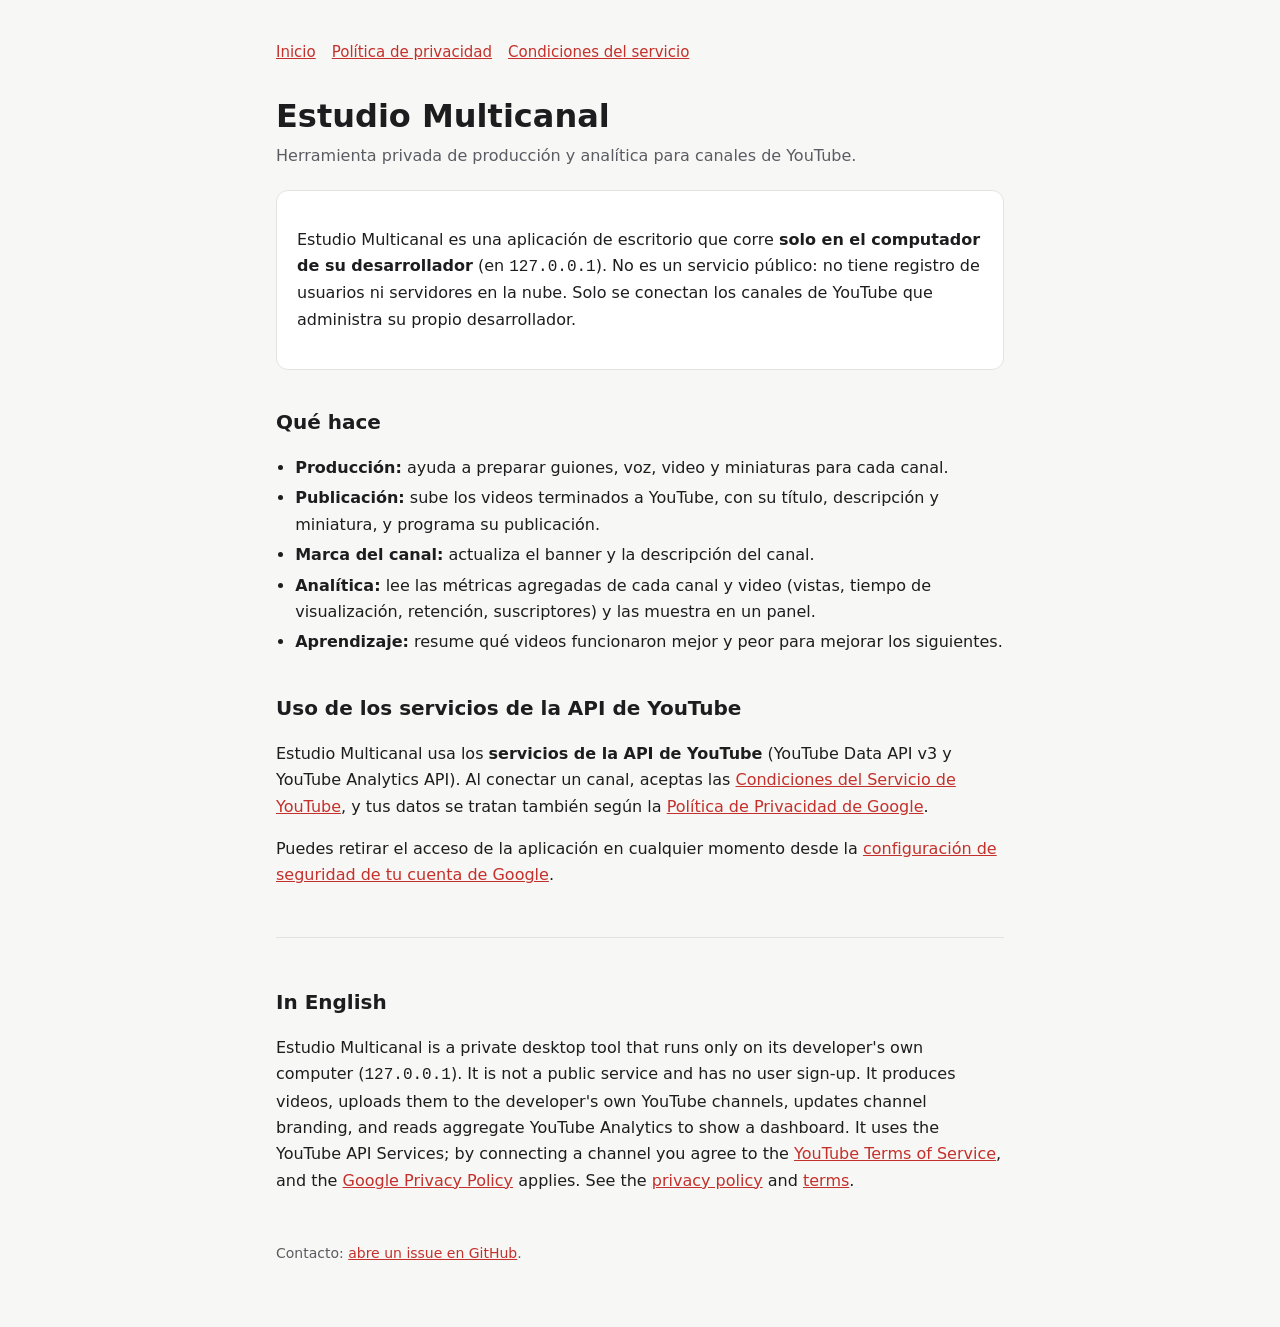
<file: index.html>
<!doctype html>
<html lang="es">
<head>
  <meta charset="utf-8">
  <meta name="viewport" content="width=device-width, initial-scale=1">
  <title>Estudio Multicanal</title>
  <meta name="description" content="Herramienta privada para producir, publicar y medir los canales de YouTube de su propio desarrollador.">
  <link rel="stylesheet" href="estilo.css">
</head>
<body>
<main>
  <header>
    <nav>
      <a href="./">Inicio</a>
      <a href="privacidad.html">Política de privacidad</a>
      <a href="terminos.html">Condiciones del servicio</a>
    </nav>
  </header>

  <h1>Estudio Multicanal</h1>
  <p class="sub">Herramienta privada de producción y analítica para canales de YouTube.</p>

  <div class="tarjeta">
    <p>Estudio Multicanal es una aplicación de escritorio que corre <strong>solo en el computador de su desarrollador</strong> (en <code>127.0.0.1</code>). No es un servicio público: no tiene registro de usuarios ni servidores en la nube. Solo se conectan los canales de YouTube que administra su propio desarrollador.</p>
  </div>

  <h2>Qué hace</h2>
  <ul>
    <li><strong>Producción:</strong> ayuda a preparar guiones, voz, video y miniaturas para cada canal.</li>
    <li><strong>Publicación:</strong> sube los videos terminados a YouTube, con su título, descripción y miniatura, y programa su publicación.</li>
    <li><strong>Marca del canal:</strong> actualiza el banner y la descripción del canal.</li>
    <li><strong>Analítica:</strong> lee las métricas agregadas de cada canal y video (vistas, tiempo de visualización, retención, suscriptores) y las muestra en un panel.</li>
    <li><strong>Aprendizaje:</strong> resume qué videos funcionaron mejor y peor para mejorar los siguientes.</li>
  </ul>

  <h2>Uso de los servicios de la API de YouTube</h2>
  <p>Estudio Multicanal usa los <strong>servicios de la API de YouTube</strong> (YouTube Data API v3 y YouTube Analytics API). Al conectar un canal, aceptas las <a href="https://www.youtube.com/t/terms">Condiciones del Servicio de YouTube</a>, y tus datos se tratan también según la <a href="https://policies.google.com/privacy">Política de Privacidad de Google</a>.</p>
  <p>Puedes retirar el acceso de la aplicación en cualquier momento desde la <a href="https://security.google.com/settings/security/permissions">configuración de seguridad de tu cuenta de Google</a>.</p>

  <hr>

  <h2 lang="en">In English</h2>
  <p lang="en">Estudio Multicanal is a private desktop tool that runs only on its developer's own computer (<code>127.0.0.1</code>). It is not a public service and has no user sign-up. It produces videos, uploads them to the developer's own YouTube channels, updates channel branding, and reads aggregate YouTube Analytics to show a dashboard. It uses the YouTube API Services; by connecting a channel you agree to the <a href="https://www.youtube.com/t/terms">YouTube Terms of Service</a>, and the <a href="https://policies.google.com/privacy">Google Privacy Policy</a> applies. See the <a href="privacidad.html#en">privacy policy</a> and <a href="terminos.html#en">terms</a>.</p>

  <footer>
    Contacto: <a href="https://github.com/KevinT31/estudio-multicanal-web/issues">abre un issue en GitHub</a>.
  </footer>
</main>
</body>
</html>
</file>
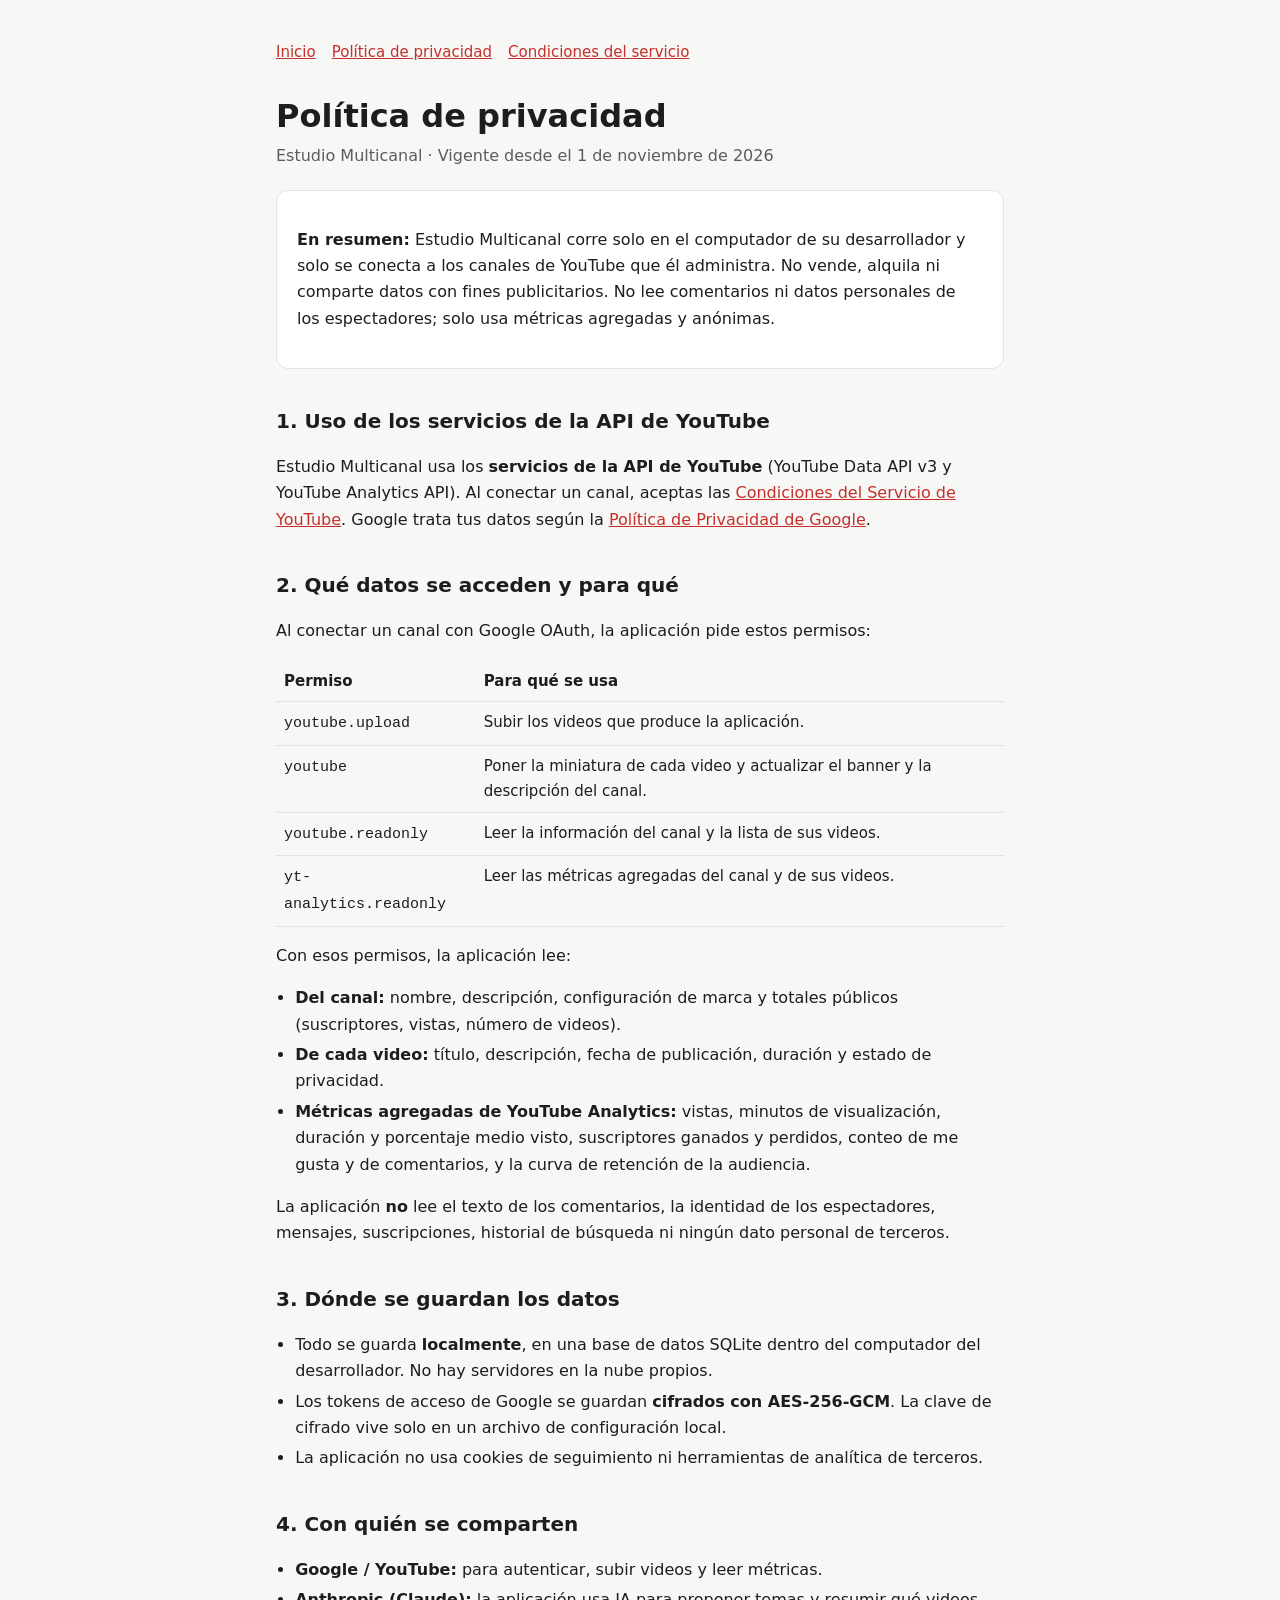
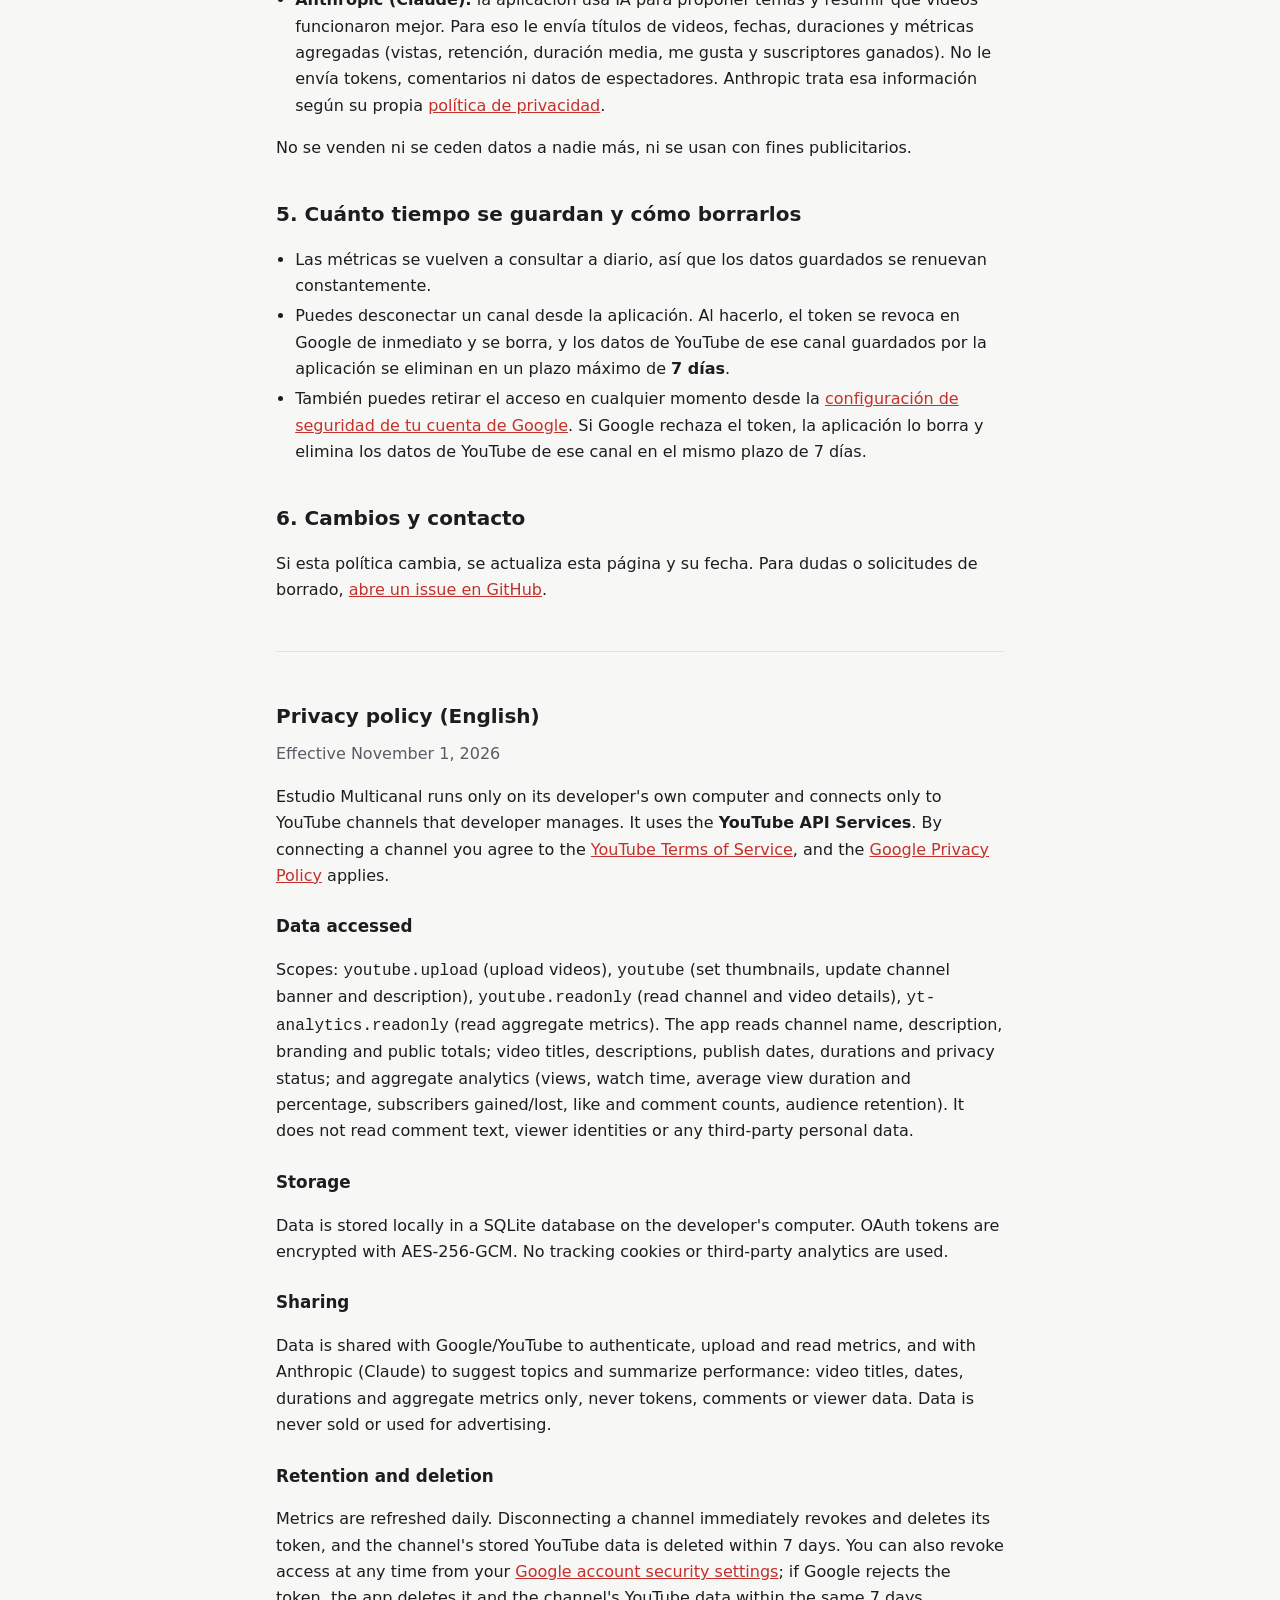
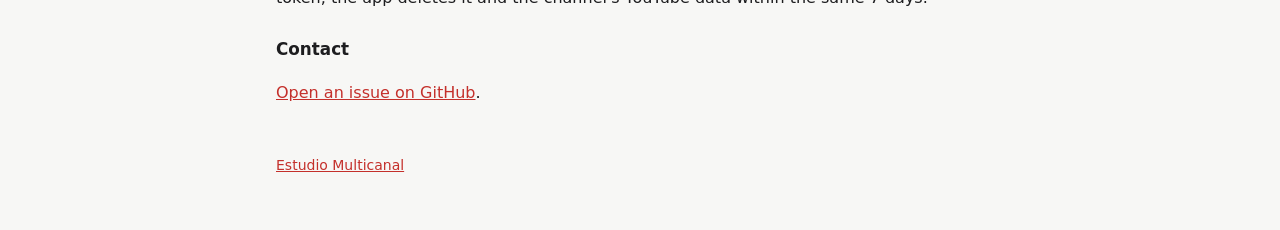
<file: privacidad.html>
<!doctype html>
<html lang="es">
<head>
  <meta charset="utf-8">
  <meta name="viewport" content="width=device-width, initial-scale=1">
  <title>Política de privacidad</title>
  <meta name="description" content="Política de privacidad de Estudio Multicanal.">
  <link rel="stylesheet" href="estilo.css">
</head>
<body>
<main>
  <header>
    <nav>
      <a href="./">Inicio</a>
      <a href="privacidad.html">Política de privacidad</a>
      <a href="terminos.html">Condiciones del servicio</a>
    </nav>
  </header>

  <h1>Política de privacidad</h1>
  <p class="sub">Estudio Multicanal · Vigente desde el 1 de noviembre de 2026</p>

  <div class="tarjeta">
    <p><strong>En resumen:</strong> Estudio Multicanal corre solo en el computador de su desarrollador y solo se conecta a los canales de YouTube que él administra. No vende, alquila ni comparte datos con fines publicitarios. No lee comentarios ni datos personales de los espectadores; solo usa métricas agregadas y anónimas.</p>
  </div>

  <h2>1. Uso de los servicios de la API de YouTube</h2>
  <p>Estudio Multicanal usa los <strong>servicios de la API de YouTube</strong> (YouTube Data API v3 y YouTube Analytics API). Al conectar un canal, aceptas las <a href="https://www.youtube.com/t/terms">Condiciones del Servicio de YouTube</a>. Google trata tus datos según la <a href="https://policies.google.com/privacy">Política de Privacidad de Google</a>.</p>

  <h2>2. Qué datos se acceden y para qué</h2>
  <p>Al conectar un canal con Google OAuth, la aplicación pide estos permisos:</p>
  <table>
    <tr><th>Permiso</th><th>Para qué se usa</th></tr>
    <tr><td><code>youtube.upload</code></td><td>Subir los videos que produce la aplicación.</td></tr>
    <tr><td><code>youtube</code></td><td>Poner la miniatura de cada video y actualizar el banner y la descripción del canal.</td></tr>
    <tr><td><code>youtube.readonly</code></td><td>Leer la información del canal y la lista de sus videos.</td></tr>
    <tr><td><code>yt-analytics.readonly</code></td><td>Leer las métricas agregadas del canal y de sus videos.</td></tr>
  </table>
  <p>Con esos permisos, la aplicación lee:</p>
  <ul>
    <li><strong>Del canal:</strong> nombre, descripción, configuración de marca y totales públicos (suscriptores, vistas, número de videos).</li>
    <li><strong>De cada video:</strong> título, descripción, fecha de publicación, duración y estado de privacidad.</li>
    <li><strong>Métricas agregadas de YouTube Analytics:</strong> vistas, minutos de visualización, duración y porcentaje medio visto, suscriptores ganados y perdidos, conteo de me gusta y de comentarios, y la curva de retención de la audiencia.</li>
  </ul>
  <p>La aplicación <strong>no</strong> lee el texto de los comentarios, la identidad de los espectadores, mensajes, suscripciones, historial de búsqueda ni ningún dato personal de terceros.</p>

  <h2>3. Dónde se guardan los datos</h2>
  <ul>
    <li>Todo se guarda <strong>localmente</strong>, en una base de datos SQLite dentro del computador del desarrollador. No hay servidores en la nube propios.</li>
    <li>Los tokens de acceso de Google se guardan <strong>cifrados con AES-256-GCM</strong>. La clave de cifrado vive solo en un archivo de configuración local.</li>
    <li>La aplicación no usa cookies de seguimiento ni herramientas de analítica de terceros.</li>
  </ul>

  <h2>4. Con quién se comparten</h2>
  <ul>
    <li><strong>Google / YouTube:</strong> para autenticar, subir videos y leer métricas.</li>
    <li><strong>Anthropic (Claude):</strong> la aplicación usa IA para proponer temas y resumir qué videos funcionaron mejor. Para eso le envía títulos de videos, fechas, duraciones y métricas agregadas (vistas, retención, duración media, me gusta y suscriptores ganados). No le envía tokens, comentarios ni datos de espectadores. Anthropic trata esa información según su propia <a href="https://www.anthropic.com/legal/privacy">política de privacidad</a>.</li>
  </ul>
  <p>No se venden ni se ceden datos a nadie más, ni se usan con fines publicitarios.</p>

  <h2>5. Cuánto tiempo se guardan y cómo borrarlos</h2>
  <ul>
    <li>Las métricas se vuelven a consultar a diario, así que los datos guardados se renuevan constantemente.</li>
    <li>Puedes desconectar un canal desde la aplicación. Al hacerlo, el token se revoca en Google de inmediato y se borra, y los datos de YouTube de ese canal guardados por la aplicación se eliminan en un plazo máximo de <strong>7 días</strong>.</li>
    <li>También puedes retirar el acceso en cualquier momento desde la <a href="https://security.google.com/settings/security/permissions">configuración de seguridad de tu cuenta de Google</a>. Si Google rechaza el token, la aplicación lo borra y elimina los datos de YouTube de ese canal en el mismo plazo de 7 días.</li>
  </ul>

  <h2>6. Cambios y contacto</h2>
  <p>Si esta política cambia, se actualiza esta página y su fecha. Para dudas o solicitudes de borrado, <a href="https://github.com/KevinT31/estudio-multicanal-web/issues">abre un issue en GitHub</a>.</p>

  <hr>

  <section id="en" lang="en">
    <h2>Privacy policy (English)</h2>
    <p class="sub">Effective November 1, 2026</p>
    <p>Estudio Multicanal runs only on its developer's own computer and connects only to YouTube channels that developer manages. It uses the <strong>YouTube API Services</strong>. By connecting a channel you agree to the <a href="https://www.youtube.com/t/terms">YouTube Terms of Service</a>, and the <a href="https://policies.google.com/privacy">Google Privacy Policy</a> applies.</p>
    <h3>Data accessed</h3>
    <p>Scopes: <code>youtube.upload</code> (upload videos), <code>youtube</code> (set thumbnails, update channel banner and description), <code>youtube.readonly</code> (read channel and video details), <code>yt-analytics.readonly</code> (read aggregate metrics). The app reads channel name, description, branding and public totals; video titles, descriptions, publish dates, durations and privacy status; and aggregate analytics (views, watch time, average view duration and percentage, subscribers gained/lost, like and comment counts, audience retention). It does not read comment text, viewer identities or any third-party personal data.</p>
    <h3>Storage</h3>
    <p>Data is stored locally in a SQLite database on the developer's computer. OAuth tokens are encrypted with AES-256-GCM. No tracking cookies or third-party analytics are used.</p>
    <h3>Sharing</h3>
    <p>Data is shared with Google/YouTube to authenticate, upload and read metrics, and with Anthropic (Claude) to suggest topics and summarize performance: video titles, dates, durations and aggregate metrics only, never tokens, comments or viewer data. Data is never sold or used for advertising.</p>
    <h3>Retention and deletion</h3>
    <p>Metrics are refreshed daily. Disconnecting a channel immediately revokes and deletes its token, and the channel's stored YouTube data is deleted within 7 days. You can also revoke access at any time from your <a href="https://security.google.com/settings/security/permissions">Google account security settings</a>; if Google rejects the token, the app deletes it and the channel's YouTube data within the same 7 days.</p>
    <h3>Contact</h3>
    <p><a href="https://github.com/KevinT31/estudio-multicanal-web/issues">Open an issue on GitHub</a>.</p>
  </section>

  <footer><a href="./">Estudio Multicanal</a></footer>
</main>
</body>
</html>
</file>
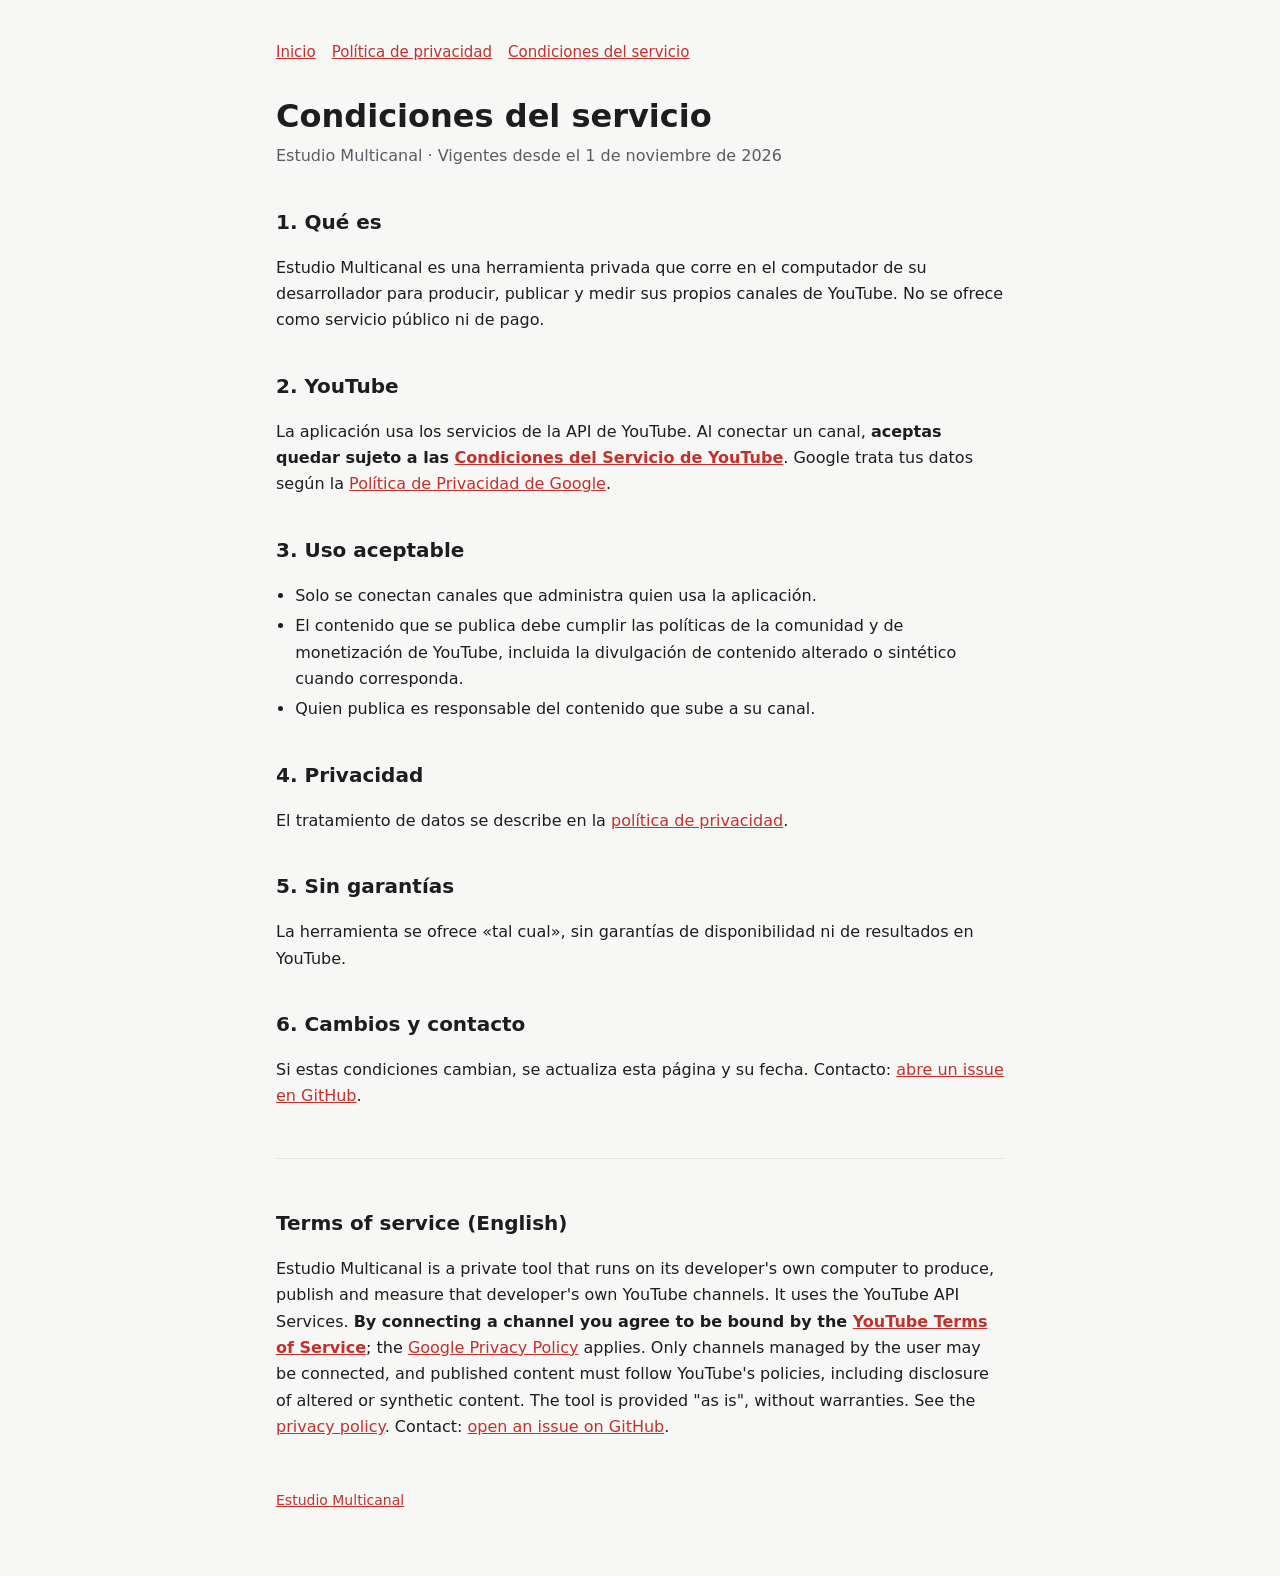
<file: terminos.html>
<!doctype html>
<html lang="es">
<head>
  <meta charset="utf-8">
  <meta name="viewport" content="width=device-width, initial-scale=1">
  <title>Condiciones del servicio</title>
  <meta name="description" content="Condiciones del servicio de Estudio Multicanal.">
  <link rel="stylesheet" href="estilo.css">
</head>
<body>
<main>
  <header>
    <nav>
      <a href="./">Inicio</a>
      <a href="privacidad.html">Política de privacidad</a>
      <a href="terminos.html">Condiciones del servicio</a>
    </nav>
  </header>

  <h1>Condiciones del servicio</h1>
  <p class="sub">Estudio Multicanal · Vigentes desde el 1 de noviembre de 2026</p>

  <h2>1. Qué es</h2>
  <p>Estudio Multicanal es una herramienta privada que corre en el computador de su desarrollador para producir, publicar y medir sus propios canales de YouTube. No se ofrece como servicio público ni de pago.</p>

  <h2>2. YouTube</h2>
  <p>La aplicación usa los servicios de la API de YouTube. Al conectar un canal, <strong>aceptas quedar sujeto a las <a href="https://www.youtube.com/t/terms">Condiciones del Servicio de YouTube</a></strong>. Google trata tus datos según la <a href="https://policies.google.com/privacy">Política de Privacidad de Google</a>.</p>

  <h2>3. Uso aceptable</h2>
  <ul>
    <li>Solo se conectan canales que administra quien usa la aplicación.</li>
    <li>El contenido que se publica debe cumplir las políticas de la comunidad y de monetización de YouTube, incluida la divulgación de contenido alterado o sintético cuando corresponda.</li>
    <li>Quien publica es responsable del contenido que sube a su canal.</li>
  </ul>

  <h2>4. Privacidad</h2>
  <p>El tratamiento de datos se describe en la <a href="privacidad.html">política de privacidad</a>.</p>

  <h2>5. Sin garantías</h2>
  <p>La herramienta se ofrece «tal cual», sin garantías de disponibilidad ni de resultados en YouTube.</p>

  <h2>6. Cambios y contacto</h2>
  <p>Si estas condiciones cambian, se actualiza esta página y su fecha. Contacto: <a href="https://github.com/KevinT31/estudio-multicanal-web/issues">abre un issue en GitHub</a>.</p>

  <hr>

  <section id="en" lang="en">
    <h2>Terms of service (English)</h2>
    <p>Estudio Multicanal is a private tool that runs on its developer's own computer to produce, publish and measure that developer's own YouTube channels. It uses the YouTube API Services. <strong>By connecting a channel you agree to be bound by the <a href="https://www.youtube.com/t/terms">YouTube Terms of Service</a></strong>; the <a href="https://policies.google.com/privacy">Google Privacy Policy</a> applies. Only channels managed by the user may be connected, and published content must follow YouTube's policies, including disclosure of altered or synthetic content. The tool is provided "as is", without warranties. See the <a href="privacidad.html#en">privacy policy</a>. Contact: <a href="https://github.com/KevinT31/estudio-multicanal-web/issues">open an issue on GitHub</a>.</p>
  </section>

  <footer><a href="./">Estudio Multicanal</a></footer>
</main>
</body>
</html>
</file>
<file: estilo.css>
:root {
  --fondo: #f7f7f5;
  --papel: #ffffff;
  --texto: #1d1d1f;
  --suave: #5b5b63;
  --acento: #c4302b;
  --borde: #e3e3e0;
}
@media (prefers-color-scheme: dark) {
  :root {
    --fondo: #141416;
    --papel: #1c1c1f;
    --texto: #ececef;
    --suave: #a3a3ad;
    --acento: #ff5a52;
    --borde: #2c2c31;
  }
}
* { box-sizing: border-box; }
body {
  margin: 0;
  background: var(--fondo);
  color: var(--texto);
  font: 16px/1.65 system-ui, -apple-system, "Segoe UI", Roboto, sans-serif;
}
main {
  max-width: 760px;
  margin: 0 auto;
  padding: 40px 16px 64px;
}
header nav { display: flex; gap: 16px; flex-wrap: wrap; margin-bottom: 32px; font-size: 15px; }
a { color: var(--acento); }
h1 { font-size: 2rem; line-height: 1.2; margin: 0 0 8px; }
h2 { font-size: 1.25rem; margin: 36px 0 8px; }
h3 { font-size: 1.05rem; margin: 24px 0 4px; }
.sub { color: var(--suave); margin-top: 0; }
.tarjeta {
  background: var(--papel);
  border: 1px solid var(--borde);
  border-radius: 12px;
  padding: 20px;
  margin: 20px 0;
}
ul { padding-left: 1.2em; }
li { margin: 4px 0; }
table { width: 100%; border-collapse: collapse; font-size: 15px; }
th, td { text-align: left; vertical-align: top; padding: 8px; border-bottom: 1px solid var(--borde); }
footer { margin-top: 48px; color: var(--suave); font-size: 14px; }
hr { border: 0; border-top: 1px solid var(--borde); margin: 48px 0; }
</file>
